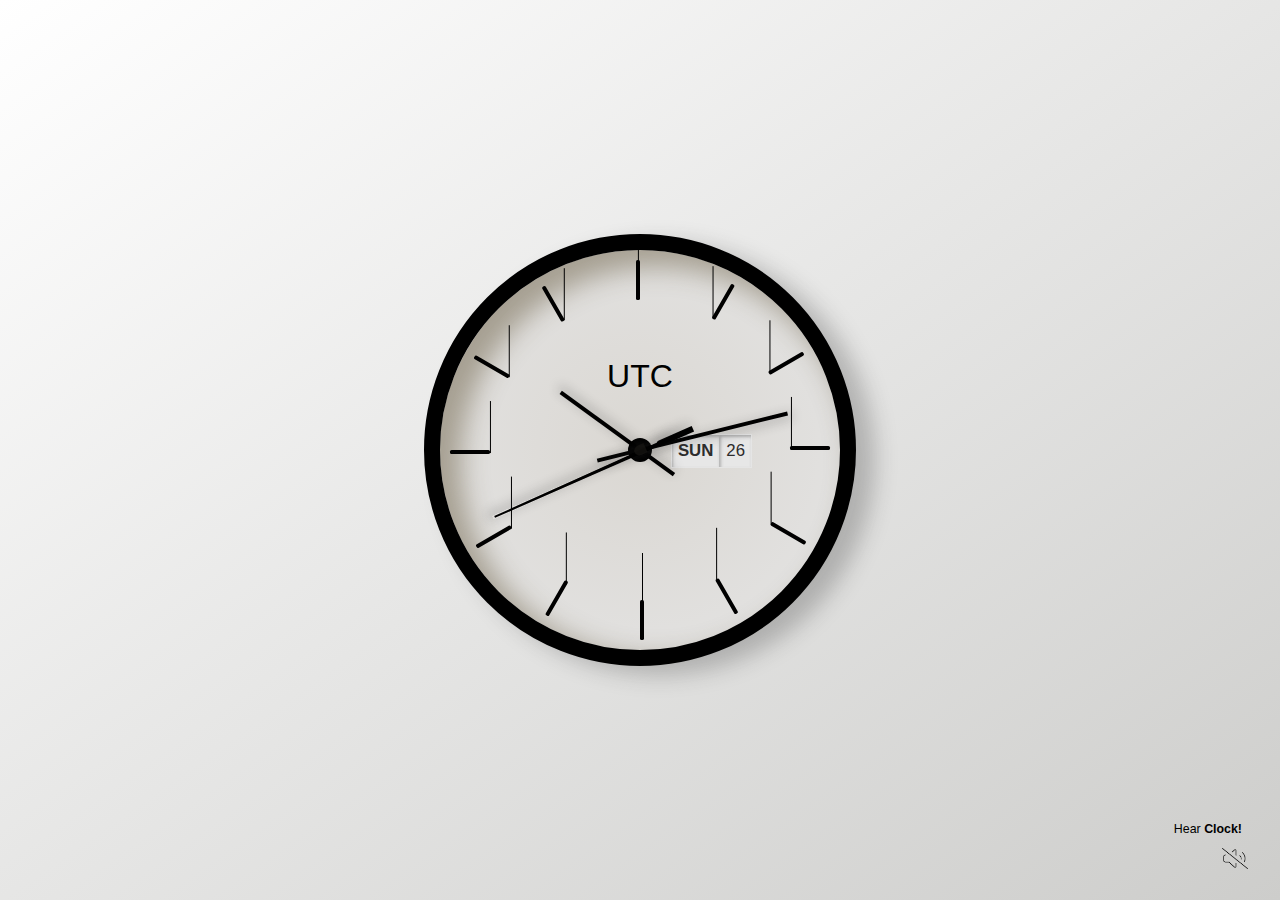
<file: index.html>
<!DOCTYPE html>
<html lang="en">
<head>
    <meta charset="UTF-8">
    <meta name="theme-color" content="#ffffff">
    <meta name="viewport" content="width=device-width, initial-scale=1.0">
    <meta name="description" content="Wall Clock is a live Clock frontend interface,
     Showing user real time, zone, date, day name and simulating clock mechanism in responsive design.">
    <title>Wall Watch</title>

    <link rel="canonical" href="https://abdulrahmanhatem.github.io/wall-clock/">
    <link rel="shortcut icon" href="favicon.ico" type="image/x-icon">
    <link rel="stylesheet" href="style.css">
    <link rel="manifest" href="manifest.json">

    <link rel="preload" href="style.css" as="style">
    <!-- IOS Support -->
    <link rel="apple-touch-icon" href="/icons//manifest/72.png">
    <link rel="apple-touch-icon" href="/icons//manifest/96.png">
    <link rel="apple-touch-icon" href="/icons//manifest/128.png">
    <link rel="apple-touch-icon" href="/icons//manifest/144.png">
    <link rel="apple-touch-icon" href="/icons//manifest/152.png">
    <link rel="apple-touch-icon" href="/icons//manifest/192.png">
    <link rel="apple-touch-icon" href="/icons//manifest/384.png">
    <link rel="apple-touch-icon" href="/icons//manifest/512.png">
    <meta name="apple-mobile-web-app-status-bar" content="#ffffff">

</head>
<body>
    <noscript>
        Clock needs <strong>Javascrit</strong>  to be  <strong>enabled</strong> in your browser to be <strong>alive!</strong> 
    </noscript>
    <div class="clock-frame">
        <div class="clock-face"></div>
        <div class="clock-hands">
            <span class="hex-nut"></span>
            <span class="hour-hand"></span>
            <span class="min-hand"></span>
            <span class="second-hand"></span>
            <span class="cap-nut"></span>
        </div>
        <div class="details">
            <span class="city"></span>
            <div class="day">
                <span class="name"></span>
                <span class="digit"></span>
            </div>
        </div>
    </div>
    
    <div class="audio">
        <div class="icon">
            <span class="popup">Hear <strong>Clock!</strong></span>
            <img src="icons/volume-slash.webp" alt="Audio" title="Turn ON Audio" width="20" height="20" loading="lazy">
        </div>
     </div>
    <script src="script.js" defer async></script>
    <script src="sw.js"></script>
</body>
</html>
</file>
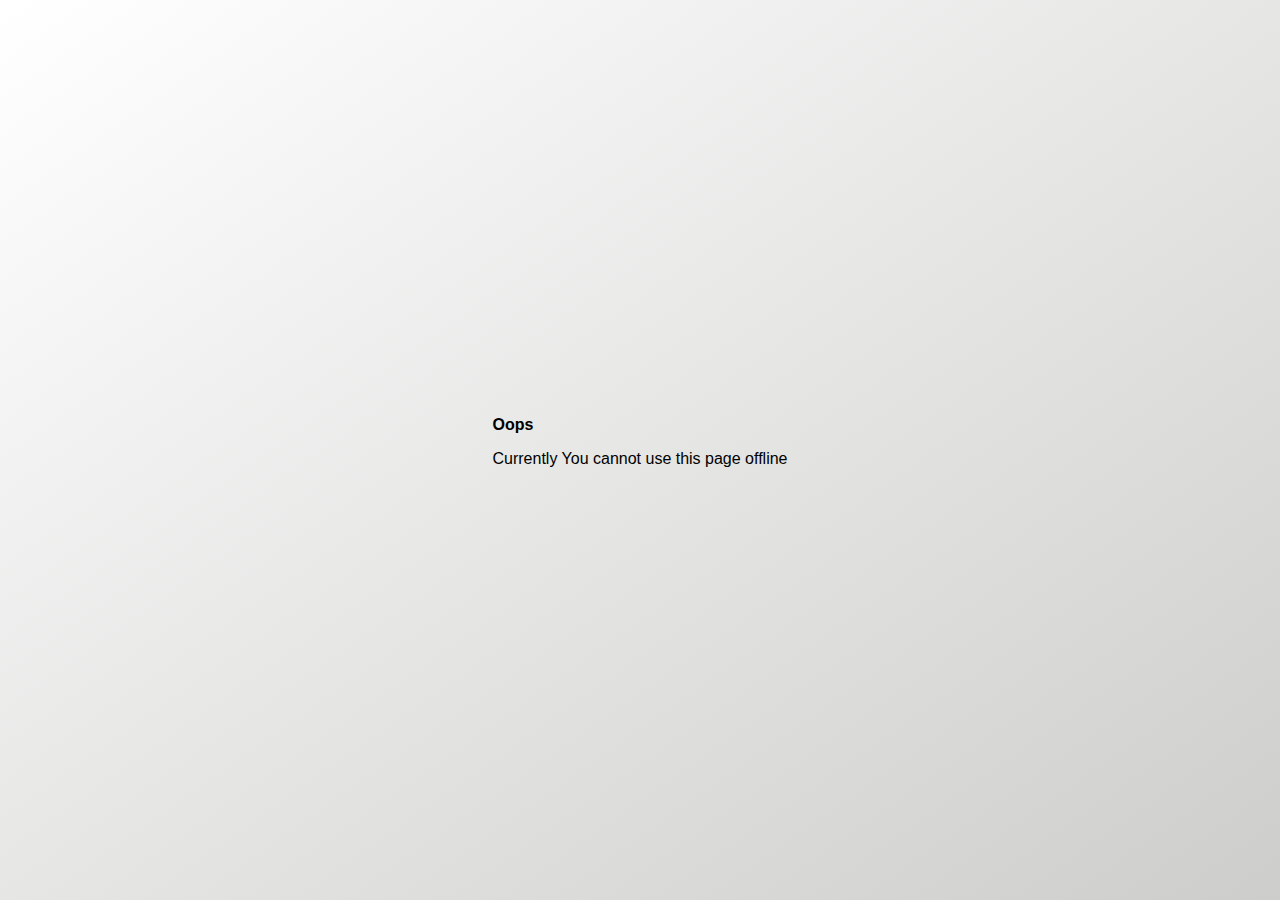
<file: fallback.html>
<!DOCTYPE html>
<html lang="en">
<head>
    <meta charset="UTF-8">
    <meta name="theme-color" content="#ffffff">
    <meta name="viewport" content="width=device-width, initial-scale=1.0">
    <meta name="description" content="Wall Clock is a live Clock frontend interface,
     Showing user real time, zone, date, day name and simulating clock mechanism in responsive design.">
    <title>Wall Watch</title>
    <link rel="shortcut icon" href="favicon.ico" type="image/x-icon">
    <link rel="stylesheet" href="style.css">
    <link rel="manifest" href="manifest.json">
    <!-- IOS Support -->
    <link rel="apple-touch-icon" href="/icons//manifest/72.png">
    <link rel="apple-touch-icon" href="/icons//manifest/96.png">
    <link rel="apple-touch-icon" href="/icons//manifest/128.png">
    <link rel="apple-touch-icon" href="/icons//manifest/144.png">
    <link rel="apple-touch-icon" href="/icons//manifest/152.png">
    <link rel="apple-touch-icon" href="/icons//manifest/192.png">
    <link rel="apple-touch-icon" href="/icons//manifest/384.png">
    <link rel="apple-touch-icon" href="/icons//manifest/512.png">
    <meta name="apple-mobile-web-app-status-bar" content="#ffffff">

</head>
<body>
    <noscript>
        Clock needs <strong>Javascrit</strong>  to be  <strong>enabled</strong> in your browser to be <strong>alive!</strong> 
    </noscript>
    <div>
       <strong>Oops</strong>
        <p>Currently You cannot use this page offline</p>
    </div>
    
    <script src="script.js"></script>
    <script src="sw.js"></script>
</body>
</html>
</file>
<file: style.css>
:root{
    --black: #000;
    --grey: #1a1915;
    --off-white: #dad7d2;
    --hand-shadow: -3px 3px 11px 1px #2f2f2f45;
    --clock-diameter : 25rem;
    color-scheme: only light;
}
body {
    background-color: rgb(255, 255, 255);
    background-image: linear-gradient(to right bottom, #fff, #cdcdcb);
    display: flex;
    align-items: center;
    justify-content: center;
    inline-size: 100vw;
    block-size: 100svh;
    margin: 0;
    font-family: "Air American", sans-serif;
}
.clock-frame{
    background-color: var(--off-white);
    background-image: radial-gradient( var(--off-white), #e5e5e5);
    border: calc(var(--clock-diameter) * .04) solid black;
    border-radius: 50%;
    inline-size: var(--clock-diameter);
    block-size: var(--clock-diameter);
    position: relative;
    box-shadow: 19px 9px 22px 0px #2f2f2f45, 17px 13px 27px 4px #5444266b inset;
    display:none;
}
.clock-frame > *{
    position: absolute;
}
.clock-face{
    inline-size: 100%;
    block-size: 100%;
}
.clock-face span {
    display: block;
    position: absolute;
    inset-block-start: 45%;
    inset-inline-start: 49.5%;
    inline-size: 1%;
    block-size: 10%;
    background-color: var(--black);
    border-radius: calc(var(--clock-diameter) * .004);
}
.clock-face span::before {
    content: '';
    display: block;
    inline-size: 3%;
    block-size: 130%;
    background-color: var(--black);
    position: absolute;
}
.clock-face span:nth-of-type(1)::before {
    transform: rotate(0deg);
    inset-block-start: -118%;
    inset-inline-start: 45%;
}
.clock-face span:nth-of-type(2)::before {
    transform: rotate(-30deg);
    inset-block-start: -113%;
    inset-inline-start: -245%;
}
.clock-face span:nth-of-type(3)::before {
    transform: rotate(-60deg);
    inset-block-start: -94%;
    inset-inline-start: -482%;
}
.clock-face span:nth-of-type(4)::before {
    transform: rotate(-90deg);
    inset-block-start: -64%;
    inset-inline-start: -579%;
}
.clock-face span:nth-of-type(5)::before {
    transform: rotate(-120deg);
    inset-block-start: -32%;
    inset-inline-start: -494%;
}
.clock-face span:nth-of-type(6)::before {
    transform: rotate(-150deg);
    inset-block-start: -7%;
    inset-inline-start: -304%;
}
.clock-face span:nth-of-type(7)::before {
    transform: rotate(-180deg);
    inset-block-start: 4%;
    inset-inline-start: 45%;
}
.clock-face span:nth-of-type(8)::before {
    transform: rotate(-210deg);
    inset-block-start: -8%;
    inset-inline-start: 394%;
}
.clock-face span:nth-of-type(9)::before {
    transform: rotate(-240deg);
    inset-block-start: -31%;
    inset-inline-start: 617%;
}
.clock-face span:nth-of-type(10)::before {
    transform: rotate(-270deg);
    inset-block-start: -63%;
    inset-inline-start: 685%;
}
.clock-face span:nth-of-type(11)::before {
    transform: rotate(-300deg);
    inset-block-start: -97%;
    inset-inline-start: 605%;
}
.clock-face span:nth-of-type(12)::before {
    transform: rotate(-330deg);
    inset-block-start: -121%;
    inset-inline-start: 345%;
}
/*Clock Hands Section */
.clock-hands{
    position: absolute;
    inset-block-start: 0;
    inset-inline-start: 0;
    inline-size: 100%;
    block-size: 100%;
    /* z-index: 1; */
}
.clock-hands > *{
    position: absolute;
}
.clock-hands .hex-nut{
    inset-block-start: 47%;
    inset-inline-start: 47%;
    inline-size: 6%;
    block-size: 6%;
    background-color: var(--black);
    border-radius: 50%;
}
.clock-hands .cap-nut {
    inset-block-start: 48.5%;
    inset-inline-start: 48.75%;
    inline-size: 2.5%;
    block-size: 3%;
    background-color: var(--grey);
    z-index: 2;
    opacity: .6;
    border-radius: 0% 0% 50% 50%;
}
.clock-hands .hour-hand {
    display: block;
    inset-block-start: 32.5%;
    inset-inline-start: 32.5%;
    inline-size: 35%;
    block-size: 35%;
    z-index: 2;
    position: absolute;
}
.clock-hands .hour-hand::after {
    content: "";
    display: block;
    position: absolute;
    inset-block-start: 20%;
    inset-inline-start: 48.5%;
    inline-size: 3%;
    block-size: 100%;
    background-color: var(--black);
    box-shadow: 0px 0px 1px var(--black);
    box-shadow: var(--hand-shadow);
}
.clock-hands .min-hand {
    display: block;
    inset-block-start: 25%;
    inset-inline-start: 25%;
    inline-size: 50%;
    block-size: 50%;
    z-index: 2;
    position: relative;
}
.clock-hands .min-hand::after {
    content: "";
    display: block;
    position: absolute;
    inset-block-start: 28%;
    inset-inline-start: 49%;
    inline-size: 2%;
    block-size: 98%;
    background-color: var(--black);
    box-shadow: 0px 0px 1px var(--black);
    box-shadow: var(--hand-shadow);
}
.clock-hands .second-hand {
    display: block;
    inset-block-start: 40%;
    inset-inline-start: 40%;
    inline-size: 20%;
    block-size: 20%;
    z-index: 2;
    position: absolute;
}
.clock-hands .second-hand::after {
    content: "";
    display: block;
    position: absolute;
    inset-block-start: 0;
    inset-inline-start: calc(49% + (calc(var(--clock-diameter) * .004)/2)) ;
    inline-size: 2%;
    block-size: 2%;
    border-right: calc(var(--clock-diameter) * .004) solid transparent;
    border-left: calc(var(--clock-diameter) * .004) solid transparent;
    border-top: calc(.5 *var(--clock-diameter)) solid var(--black);
    box-shadow: var(--hand-shadow);
}
.clock-hands .second-hand::before {
    content: "";
    display: block;
    position: absolute;
    inset-block-start: -21%;
    inset-inline-start: 49%;
    inline-size: 7%;
    block-size: 49%;
    background-color: var(--black);
    border-radius: 0 0 calc(var(--clock-diameter) * .02) calc(var(--clock-diameter) * .02);
    box-shadow: 0px 0px 1px var(--black);
    box-shadow: var(--hand-shadow);
}
/* Details Styles */
.details {
    position: absolute;
    inset-block-start: 0;
    inset-inline-start: 0;
    inline-size: 100%;
    block-size: 100%;
    display: flex;
    justify-content: center;
}
.details > *{
    z-index: 1;
}
.details .city {
    margin-block-start: 27%;
    font-size: calc(var(--clock-diameter) * .08);
    color: var(--black);
}
.details .day {
    position: absolute;
    inset-block-start: 46%;
    inset-inline-end: 22%;
    font-size: calc(var(--clock-diameter) * .042);
    border: calc(var(--clock-diameter) * .004) solid #e5e5e5;
    background: #e7e7e7;
    color: #2d2d2d;
    display: flex;
}
.details .day > *{
    padding:calc(var(--clock-diameter) * .015);
    display: inline-block;
    box-shadow: 1px 2px 3px 0px #b2b2b2 inset;
}
.details .day .name{
    border-inline-end: solid calc(var(--clock-diameter) * .004) #bbb;
    font-weight: 600;
}

/* Style Options */
.audio {
    position: absolute;
    inset-block-end: calc(var(--clock-diameter) * .04);
    inset-inline-end: calc(var(--clock-diameter) * .04);
}
.audio .icon {
    block-size: calc(var(--clock-diameter) * .05);
    inline-size: calc(var(--clock-diameter) * .065);
    position: absolute;
    inset-block-end: calc(var(--clock-diameter) * .04);
    inset-inline-end: calc(var(--clock-diameter) * .04);
    cursor: pointer;
}
.audio .icon img{
    block-size: auto;
    inline-size: 100%;
}
.popup {
    position: absolute;
    inset-block-start:  calc(var(--clock-diameter) * -.081);
    inset-inline-end: 0;
    animation: scale-pulse 1s ease-in-out 10;
    display: block;
    cursor: pointer;
    font-size: calc(var(--clock-diameter) * .031);
    padding: calc(var(--clock-diameter) * .015);
    border-radius:calc(var(--clock-diameter) * .015);
    inline-size: max-content;
}
.audio img.active{
    animation: scale-pulse 1s ease-in-out infinite;
}


/* Dark Styles */
body.dark {
    background-image: none;
    background: #181818;
}
.dark .clock-frame{
    background-color: #212121;
    background-image: none;
    outline: calc(var(--clock-diameter) * .04) solid rgb(58, 58, 58);   
    box-shadow: 19px 9px 22px 0px #20202045, 17px 13px 27px 4px #2222226b inset;
    border: none;
}
.dark .clock-face span {
    background-color: #bbb;
}
.dark .clock-face span::before {
    background-color: #bbb;
}
.dark .clock-hands .second-hand::after {
    background-color: black;
    block-size: 15rem;
    inline-size: 4%;
    border: none;
    inset-inline-start: 50.5%;
}

@keyframes scale-pulse {
    0%{
        scale: 1;
    }
    50%{
        scale: 1.1;
    }
    100%{
        scale: 1;
    }
}

@media(max-width: 500px){
    :root{
        --clock-diameter: 80vw;
    }
}
</file>
